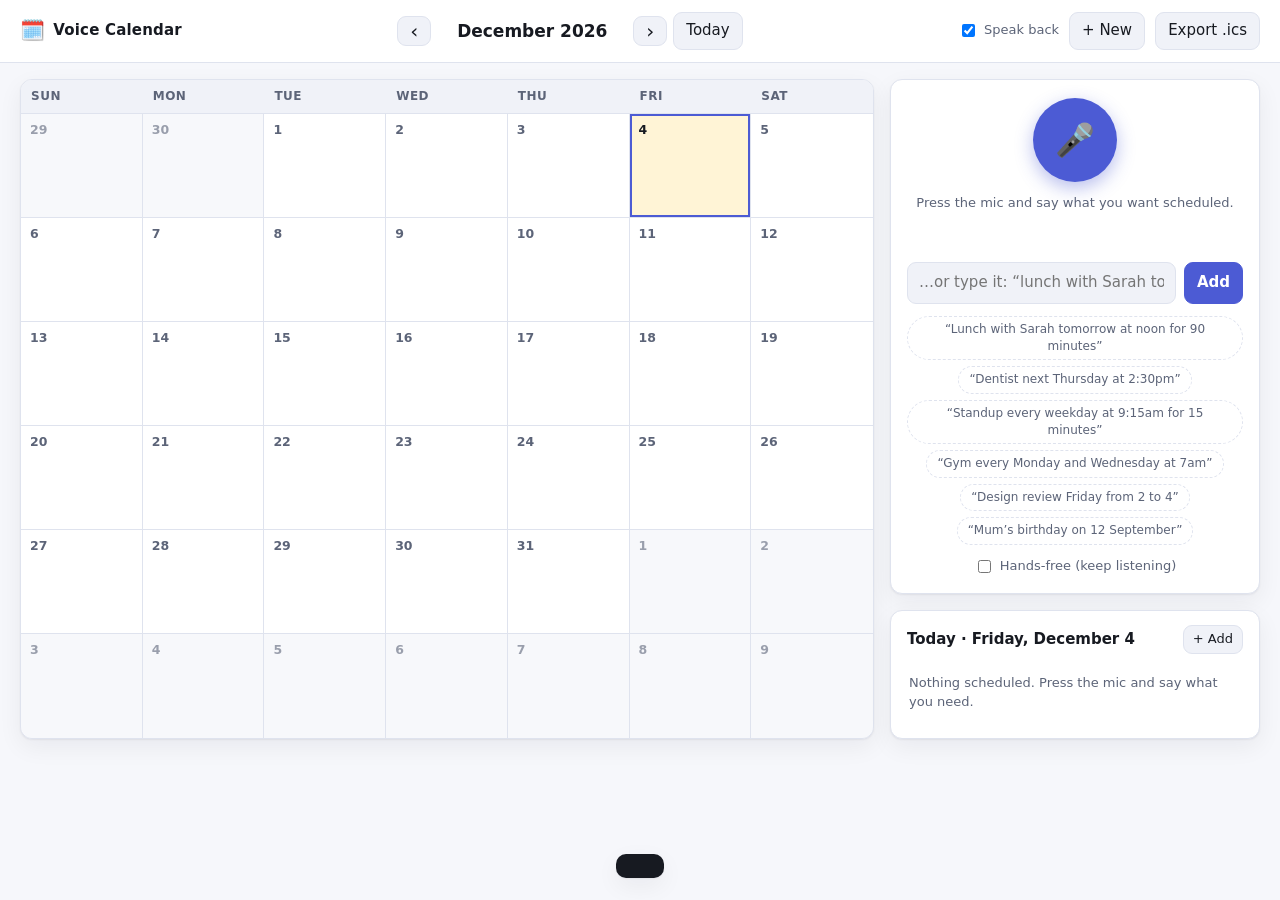
<file: calendar/index.html>
<!DOCTYPE html>
<html lang="en">
<head>
<meta charset="utf-8">
<meta name="viewport" content="width=device-width, initial-scale=1">
<title>Voice Calendar</title>
<meta name="description" content="A scheduling calendar you can talk to.">
<link rel="stylesheet" href="styles.css">
<link rel="icon" href="data:image/svg+xml,<svg xmlns='http://www.w3.org/2000/svg' viewBox='0 0 32 32'><text y='26' font-size='26'>🗓️</text></svg>">
</head>
<body>

<header class="topbar">
  <div class="brand">
    <span class="brand-mark" aria-hidden="true">🗓️</span>
    <span>Voice Calendar</span>
  </div>

  <div class="monthnav">
    <button type="button" id="prevMonth" class="icon-btn" aria-label="Previous month">‹</button>
    <h1 id="monthLabel" aria-live="polite">—</h1>
    <button type="button" id="nextMonth" class="icon-btn" aria-label="Next month">›</button>
    <button type="button" id="todayBtn" class="ghost-btn">Today</button>
  </div>

  <div class="topbar-actions">
    <label class="switch" title="Read confirmations back out loud">
      <input type="checkbox" id="speakBack" checked>
      <span>Speak back</span>
    </label>
    <button type="button" id="newEvent" class="ghost-btn">+ New</button>
    <button type="button" id="exportIcs" class="ghost-btn">Export .ics</button>
  </div>
</header>

<main>
  <section class="calendar" aria-label="Month view">
    <div class="weekdays" id="weekdays"></div>
    <div class="grid" id="grid"></div>
  </section>

  <aside class="side">
    <section class="voice" aria-label="Voice input">
      <button type="button" id="micBtn" class="mic" aria-pressed="false">
        <span class="mic-ring" aria-hidden="true"></span>
        <span class="mic-glyph" aria-hidden="true">🎤</span>
        <span class="sr-only">Start dictation</span>
      </button>

      <p class="mic-status" id="micStatus" aria-live="polite">Press the mic and say what you want scheduled.</p>
      <p class="transcript" id="transcript" aria-live="polite"></p>

      <form id="textForm" class="text-form" autocomplete="off">
        <input type="text" id="textInput" placeholder="…or type it: “lunch with Sarah tomorrow at noon”" aria-label="Describe the event">
        <button type="submit" class="primary-btn">Add</button>
      </form>

      <div class="examples" id="examples"></div>

      <label class="switch handsfree" title="Keep the mic open so you can dictate several events in a row">
        <input type="checkbox" id="handsFree">
        <span>Hands-free (keep listening)</span>
      </label>
    </section>

    <section class="agenda" aria-label="Selected day">
      <header class="agenda-head">
        <h2 id="agendaTitle">—</h2>
        <button type="button" id="addOnDay" class="ghost-btn small">+ Add</button>
      </header>
      <ul class="agenda-list" id="agendaList"></ul>
    </section>
  </aside>
</main>

<!-- create / edit -->
<dialog id="editor" class="dialog">
  <form method="dialog" id="editorForm">
    <h2 id="editorTitle">New event</h2>

    <label class="field">
      <span>Title</span>
      <input type="text" id="fTitle" required maxlength="120">
    </label>

    <div class="field-row">
      <label class="field">
        <span>Date</span>
        <input type="date" id="fDate" required>
      </label>
      <label class="field checkbox">
        <input type="checkbox" id="fAllDay">
        <span>All day</span>
      </label>
    </div>

    <div class="field-row" id="timeRow">
      <label class="field">
        <span>Starts</span>
        <input type="time" id="fStart">
      </label>
      <label class="field">
        <span>Minutes</span>
        <input type="number" id="fDuration" min="5" max="1440" step="5" value="60">
      </label>
    </div>

    <div class="field-row">
      <label class="field">
        <span>Repeats</span>
        <select id="fRepeat">
          <option value="">Does not repeat</option>
          <option value="daily">Every day</option>
          <option value="weekdays">Every weekday</option>
          <option value="weekly">Every week</option>
          <option value="biweekly">Every 2 weeks</option>
          <option value="monthly">Every month</option>
          <option value="yearly">Every year</option>
        </select>
      </label>
      <label class="field" id="untilField">
        <span>Until (optional)</span>
        <input type="date" id="fUntil">
      </label>
    </div>

    <label class="field">
      <span>Notes</span>
      <textarea id="fNotes" rows="2" maxlength="500"></textarea>
    </label>

    <menu class="dialog-actions">
      <button type="button" id="deleteFromEditor" class="danger-btn">Delete</button>
      <span class="spacer"></span>
      <button type="button" id="cancelEditor" class="ghost-btn">Cancel</button>
      <button type="submit" class="primary-btn">Save</button>
    </menu>
  </form>
</dialog>

<!-- delete one occurrence vs. the whole series -->
<dialog id="scopeDialog" class="dialog small">
  <h2>Delete repeating event</h2>
  <p id="scopeText">This event repeats.</p>
  <menu class="dialog-actions">
    <button type="button" id="scopeCancel" class="ghost-btn">Cancel</button>
    <button type="button" id="scopeOne" class="ghost-btn">This day only</button>
    <button type="button" id="scopeAll" class="danger-btn">Whole series</button>
  </menu>
</dialog>

<div class="toast" id="toast" role="status" aria-live="polite" hidden>
  <span id="toastText"></span>
  <button type="button" id="toastAction" class="link-btn"></button>
</div>

<script src="parser.js"></script>
<script src="app.js"></script>
</body>
</html>
</file>
<file: calendar/styles.css>
/* Voice Calendar — light/dark, no build step, no dependencies. */

:root {
  --bg: #f6f7fb;
  --panel: #ffffff;
  --panel-2: #f0f2f8;
  --ink: #171a21;
  --ink-soft: #5c6478;
  --line: #dfe3ee;
  --accent: #4c5bd4;
  --accent-ink: #ffffff;
  --danger: #c62f45;
  --today: #fff4d6;
  --toast-link: #8fb4ff;
  --radius: 12px;
  --shadow: 0 1px 2px rgba(16, 20, 40, .06), 0 8px 24px rgba(16, 20, 40, .06);
  color-scheme: light dark;
}

@media (prefers-color-scheme: dark) {
  :root {
    --bg: #10121a;
    --panel: #171a24;
    --panel-2: #1e2230;
    --ink: #e9ecf5;
    --ink-soft: #9aa3bd;
    --line: #2a3040;
    --accent: #8b98ff;
    --accent-ink: #10121a;
    --danger: #ff7a8c;
    --today: #2b2718;
    --toast-link: #2a3ba8;
    --shadow: 0 1px 2px rgba(0, 0, 0, .4), 0 8px 24px rgba(0, 0, 0, .35);
  }
}

* { box-sizing: border-box; }

body {
  margin: 0;
  background: var(--bg);
  color: var(--ink);
  font: 15px/1.45 system-ui, -apple-system, "Segoe UI", Roboto, "Helvetica Neue", sans-serif;
}

.sr-only {
  position: absolute;
  width: 1px; height: 1px;
  padding: 0; margin: -1px;
  overflow: hidden; clip: rect(0 0 0 0);
  white-space: nowrap; border: 0;
}

/* ------------------------------------------------------------- top bar */

.topbar {
  display: flex;
  align-items: center;
  gap: 20px;
  flex-wrap: wrap;
  padding: 12px 20px;
  background: var(--panel);
  border-bottom: 1px solid var(--line);
  position: sticky;
  top: 0;
  z-index: 5;
}

.brand {
  display: flex;
  align-items: center;
  gap: 8px;
  font-weight: 650;
  letter-spacing: .2px;
}

.brand-mark { font-size: 20px; }

.monthnav {
  display: flex;
  align-items: center;
  gap: 6px;
  margin-inline: auto;
}

.monthnav h1 {
  font-size: 17px;
  font-weight: 600;
  margin: 0;
  min-width: 190px;
  text-align: center;
}

.topbar-actions {
  display: flex;
  align-items: center;
  gap: 10px;
  flex-wrap: wrap;
}

/* ------------------------------------------------------------- buttons */

button { font: inherit; }

.icon-btn,
.ghost-btn,
.primary-btn,
.danger-btn {
  border-radius: 9px;
  border: 1px solid var(--line);
  background: var(--panel-2);
  color: var(--ink);
  padding: 7px 12px;
  cursor: pointer;
  transition: background .12s ease, border-color .12s ease, transform .06s ease;
}

.icon-btn {
  width: 34px;
  padding: 4px 0;
  font-size: 20px;
  line-height: 1;
}

.ghost-btn.small { padding: 4px 9px; font-size: 13px; }

.icon-btn:hover,
.ghost-btn:hover { border-color: var(--accent); }

.primary-btn {
  background: var(--accent);
  border-color: var(--accent);
  color: var(--accent-ink);
  font-weight: 600;
}

.danger-btn { color: var(--danger); }
.danger-btn:hover { border-color: var(--danger); }

button:active { transform: translateY(1px); }
button:disabled { opacity: .5; cursor: not-allowed; }

.link-btn {
  background: none;
  border: 0;
  color: var(--accent);
  cursor: pointer;
  padding: 2px 4px;
  font-size: 13px;
  border-radius: 6px;
}

.link-btn:hover { text-decoration: underline; }

.switch {
  display: inline-flex;
  align-items: center;
  gap: 6px;
  font-size: 13px;
  color: var(--ink-soft);
  cursor: pointer;
  user-select: none;
}

/* --------------------------------------------------------------- layout */

main {
  display: grid;
  grid-template-columns: minmax(0, 1fr) 370px;
  gap: 16px;
  padding: 16px 20px 28px;
  align-items: start;
}

.calendar,
.voice,
.agenda {
  background: var(--panel);
  border: 1px solid var(--line);
  border-radius: var(--radius);
  box-shadow: var(--shadow);
}

.calendar { overflow: hidden; }

.weekdays {
  display: grid;
  grid-template-columns: repeat(7, 1fr);
  background: var(--panel-2);
  border-bottom: 1px solid var(--line);
}

.weekdays div {
  padding: 8px 10px;
  font-size: 12px;
  font-weight: 600;
  letter-spacing: .5px;
  text-transform: uppercase;
  color: var(--ink-soft);
}

.grid {
  display: grid;
  grid-template-columns: repeat(7, 1fr);
  grid-auto-rows: minmax(104px, 1fr);
}

.cell {
  border-right: 1px solid var(--line);
  border-bottom: 1px solid var(--line);
  padding: 6px;
  min-width: 0;
  display: flex;
  flex-direction: column;
  gap: 3px;
  cursor: pointer;
  outline-offset: -2px;
}

.cell:nth-child(7n) { border-right: 0; }
.cell:nth-last-child(-n+7) { border-bottom: 0; }
.cell:hover { background: var(--panel-2); }
.cell.other-month { background: color-mix(in srgb, var(--panel-2) 55%, transparent); }
.cell.other-month .daynum { color: var(--ink-soft); opacity: .6; }
.cell.today { background: var(--today); }
.cell.selected { box-shadow: inset 0 0 0 2px var(--accent); }

.daynum {
  font-size: 12.5px;
  font-weight: 600;
  color: var(--ink-soft);
  padding: 1px 3px;
}

.cell.today .daynum {
  color: var(--ink);
  font-weight: 750;
}

.chip {
  display: flex;
  align-items: baseline;
  gap: 5px;
  width: 100%;
  text-align: left;
  border: 0;
  border-left: 3px solid hsl(var(--hue) 62% 52%);
  background: hsl(var(--hue) 70% 52% / .13);
  color: inherit;
  border-radius: 5px;
  padding: 2px 5px;
  font-size: 12px;
  cursor: pointer;
  overflow: hidden;
}

.chip:hover { background: hsl(var(--hue) 70% 52% / .26); }
.chip.allday { background: hsl(var(--hue) 70% 52% / .22); }

.chip-time {
  font-variant-numeric: tabular-nums;
  color: var(--ink-soft);
  white-space: nowrap;
  font-size: 11px;
}

.chip-title {
  overflow: hidden;
  text-overflow: ellipsis;
  white-space: nowrap;
}

.more {
  font-size: 11px;
  color: var(--ink-soft);
  padding-left: 5px;
}

/* ---------------------------------------------------------------- side */

.side {
  display: flex;
  flex-direction: column;
  gap: 16px;
  min-width: 0;
}

.voice {
  padding: 18px 16px 14px;
  text-align: center;
}

.mic {
  position: relative;
  width: 84px;
  height: 84px;
  border-radius: 50%;
  border: 0;
  background: var(--accent);
  color: var(--accent-ink);
  font-size: 32px;
  cursor: pointer;
  box-shadow: 0 6px 18px hsl(233 60% 50% / .35);
}

.mic:disabled { background: var(--panel-2); box-shadow: none; }

.mic-glyph { position: relative; z-index: 1; }

.mic-ring {
  position: absolute;
  inset: -6px;
  border-radius: 50%;
  border: 3px solid var(--accent);
  opacity: 0;
}

.mic.listening { background: var(--danger); box-shadow: 0 6px 18px hsl(350 70% 50% / .35); }
.mic.listening .mic-ring { animation: pulse 1.4s ease-out infinite; opacity: 1; border-color: var(--danger); }

@keyframes pulse {
  0% { transform: scale(1); opacity: .8; }
  100% { transform: scale(1.45); opacity: 0; }
}

@media (prefers-reduced-motion: reduce) {
  .mic.listening .mic-ring { animation: none; }
}

.mic-status {
  margin: 12px 4px 4px;
  font-size: 13px;
  color: var(--ink-soft);
  min-height: 34px;
}

.transcript {
  margin: 0 0 10px;
  min-height: 20px;
  font-size: 14px;
  font-style: italic;
  color: var(--ink);
}

.text-form {
  display: flex;
  gap: 8px;
}

.text-form input {
  flex: 1;
  min-width: 0;
  padding: 9px 11px;
  border-radius: 9px;
  border: 1px solid var(--line);
  background: var(--panel-2);
  color: var(--ink);
  font: inherit;
}

.text-form input:focus { outline: 2px solid var(--accent); outline-offset: 1px; }

.examples {
  display: flex;
  flex-wrap: wrap;
  gap: 6px;
  margin-top: 12px;
  justify-content: center;
}

.example {
  border: 1px dashed var(--line);
  background: none;
  color: var(--ink-soft);
  border-radius: 999px;
  padding: 4px 10px;
  font-size: 12px;
  cursor: pointer;
}

.example:hover { border-color: var(--accent); color: var(--ink); }

.handsfree { margin-top: 12px; }

/* -------------------------------------------------------------- agenda */

.agenda { padding: 14px 16px 16px; }

.agenda-head {
  display: flex;
  align-items: center;
  justify-content: space-between;
  gap: 10px;
  margin-bottom: 10px;
}

.agenda-head h2 { font-size: 15px; margin: 0; }

.agenda-list {
  list-style: none;
  margin: 0;
  padding: 0;
  display: flex;
  flex-direction: column;
  gap: 8px;
  max-height: 46vh;
  overflow-y: auto;
}

.agenda-list .empty {
  color: var(--ink-soft);
  font-size: 13px;
  padding: 10px 2px;
}

.agenda-item {
  display: grid;
  grid-template-columns: 72px minmax(0, 1fr);
  gap: 8px;
  padding: 9px 10px;
  border-radius: 10px;
  background: var(--panel-2);
  border-left: 3px solid hsl(var(--hue) 62% 52%);
}

.agenda-item .when {
  font-size: 12.5px;
  font-variant-numeric: tabular-nums;
  color: var(--ink-soft);
  padding-top: 1px;
}

.agenda-item .title { font-weight: 600; }
.agenda-item .meta,
.agenda-item .notes { font-size: 12px; color: var(--ink-soft); }
.agenda-item .notes { margin-top: 3px; }

.row-actions {
  grid-column: 2;
  display: flex;
  gap: 4px;
  margin-top: 2px;
}

/* ------------------------------------------------------------- dialogs */

.dialog {
  border: 1px solid var(--line);
  border-radius: var(--radius);
  background: var(--panel);
  color: var(--ink);
  padding: 18px;
  width: min(460px, 92vw);
  box-shadow: var(--shadow);
}

.dialog.small { width: min(400px, 92vw); }
.dialog::backdrop { background: rgba(9, 11, 20, .45); }
.dialog h2 { margin: 0 0 12px; font-size: 16px; }

.field {
  display: flex;
  flex-direction: column;
  gap: 4px;
  margin-bottom: 10px;
  font-size: 13px;
  color: var(--ink-soft);
  flex: 1;
  min-width: 0;
}

.field input,
.field select,
.field textarea {
  font: inherit;
  color: var(--ink);
  background: var(--panel-2);
  border: 1px solid var(--line);
  border-radius: 8px;
  padding: 7px 9px;
  width: 100%;
}

.field-row {
  display: flex;
  gap: 10px;
  align-items: flex-end;
}

.field-row.disabled { opacity: .45; }

.field.checkbox {
  flex-direction: row;
  align-items: center;
  gap: 6px;
  padding-bottom: 9px;
  white-space: nowrap;
  flex: 0 0 auto;
}

.field.checkbox input { width: auto; }

.dialog-actions {
  display: flex;
  align-items: center;
  gap: 8px;
  margin: 14px 0 0;
  padding: 0;
}

.dialog-actions .spacer { flex: 1; }

/* --------------------------------------------------------------- toast */

.toast {
  position: fixed;
  left: 50%;
  bottom: 22px;
  transform: translateX(-50%);
  display: flex;
  align-items: center;
  gap: 12px;
  background: var(--ink);
  color: var(--bg);
  padding: 10px 14px;
  border-radius: 10px;
  box-shadow: var(--shadow);
  font-size: 13.5px;
  z-index: 20;
  max-width: min(560px, 92vw);
}

.toast .link-btn { color: var(--toast-link); font-weight: 600; }

/* ---------------------------------------------------------- responsive */

@media (max-width: 960px) {
  main { grid-template-columns: minmax(0, 1fr); }
  .side { order: -1; }
  .grid { grid-auto-rows: minmax(84px, auto); }
  .monthnav { margin-inline: 0; }
  .agenda-list { max-height: none; }
}

@media (max-width: 560px) {
  .topbar { gap: 10px; padding: 10px 12px; }
  main { padding: 12px; }
  .chip-time { display: none; }
  .grid { grid-auto-rows: minmax(70px, auto); }
  .monthnav h1 { min-width: 130px; font-size: 15px; }
}
</file>
